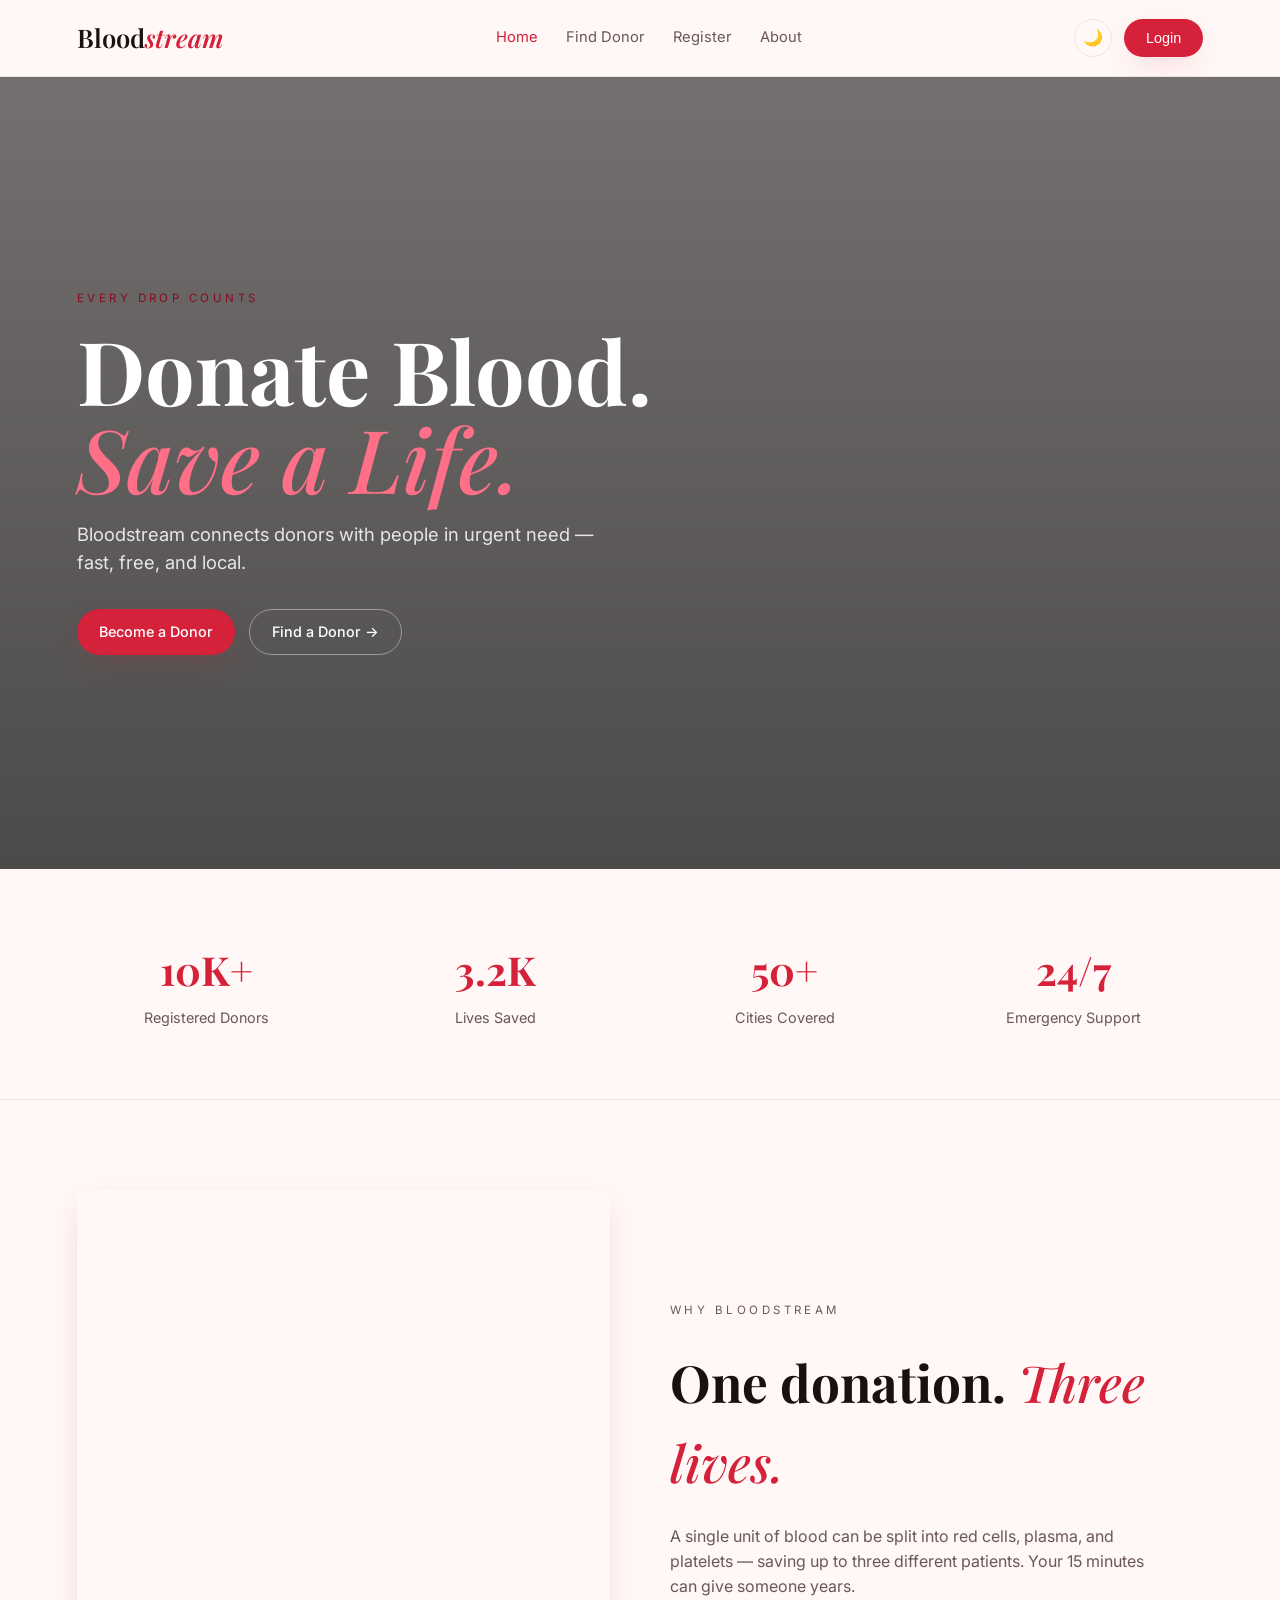
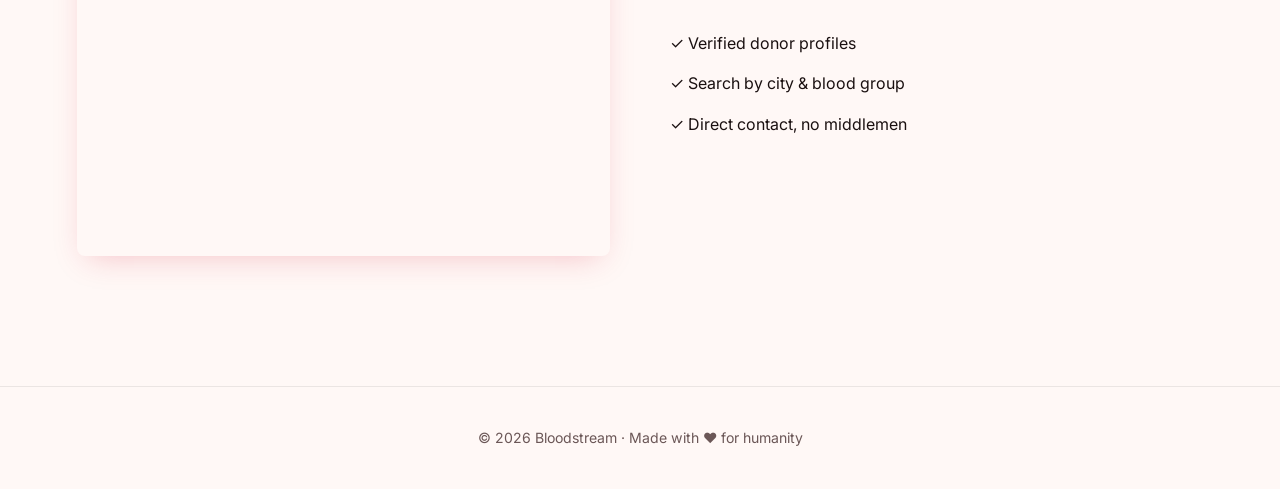
<file: bloodstream/index.html>
<!DOCTYPE html>
<html lang="en">
<head>
<meta charset="UTF-8" />
<meta name="viewport" content="width=device-width, initial-scale=1.0"/>
<title>Bloodstream — Donate Blood, Save Lives</title>
<link rel="stylesheet" href="style.css"/>
<link rel="preconnect" href="https://fonts.googleapis.com">
<link href="https://fonts.googleapis.com/css2?family=Playfair+Display:ital,wght@0,600;1,500&family=Inter:wght@300;400;500;600&display=swap" rel="stylesheet">
</head>
<body>

<!-- NAV -->
<header class="nav">
  <a href="index.html" class="logo">Blood<span>stream</span></a>
  <nav>
    <a href="index.html" class="active">Home</a>
    <a href="find.html">Find Donor</a>
    <a href="register.html">Register</a>
    <a href="about.html">About</a>
  </nav>
  <div class="nav-actions">
    <button id="themeToggle" class="icon-btn" title="Toggle theme">🌙</button>
    <button id="openAuth" class="btn btn-primary">Login</button>
    <span id="userBadge" class="user-badge hidden"></span>
  </div>
</header>

<!-- HERO -->
<section class="hero" style="background-image:linear-gradient(rgba(0,0,0,.55),rgba(0,0,0,.7)),url('https://images.unsplash.com/photo-1615461066841-6116e61058f4?auto=format&fit=crop&w=1600&q=80');">
  <div class="hero-inner">
    <p class="eyebrow">Every drop counts</p>
    <h1>Donate Blood.<br/><em>Save a Life.</em></h1>
    <p class="lead">Bloodstream connects donors with people in urgent need — fast, free, and local.</p>
    <div class="hero-cta">
      <a href="register.html" class="btn btn-primary">Become a Donor</a>
      <a href="find.html" class="btn btn-ghost">Find a Donor →</a>
    </div>
  </div>
</section>

<!-- STATS -->
<section class="stats">
  <div><h2>10K+</h2><p>Registered Donors</p></div>
  <div><h2>3.2K</h2><p>Lives Saved</p></div>
  <div><h2>50+</h2><p>Cities Covered</p></div>
  <div><h2>24/7</h2><p>Emergency Support</p></div>
</section>

<!-- WHY -->
<section class="why">
  <div class="why-grid">
    <div class="why-img" style="background-image:url('https://images.unsplash.com/photo-1579154204601-01588f351e67?auto=format&fit=crop&w=900&q=80');"></div>
    <div class="why-text">
      <p class="eyebrow">Why Bloodstream</p>
      <h2>One donation. <em>Three lives.</em></h2>
      <p>A single unit of blood can be split into red cells, plasma, and platelets — saving up to three different patients. Your 15 minutes can give someone years.</p>
      <ul>
        <li>✓ Verified donor profiles</li>
        <li>✓ Search by city &amp; blood group</li>
        <li>✓ Direct contact, no middlemen</li>
      </ul>
    </div>
  </div>
</section>

<!-- AUTH OVERLAY -->
<div id="authOverlay" class="overlay hidden">
  <div class="auth-card">
    <button class="close" onclick="closeAuth()">×</button>
    <div class="tabs">
      <button class="tab active" data-tab="login">Login</button>
      <button class="tab" data-tab="signup">Sign Up</button>
    </div>

    <form id="loginForm" class="auth-form">
      <h3>Welcome back</h3>
      <input type="text" name="username" placeholder="Username" required/>
      <input type="password" name="password" placeholder="Password" required/>
      <button class="btn btn-primary" type="submit">Login</button>
      <p class="auth-msg" id="loginMsg"></p>
    </form>

    <form id="signupForm" class="auth-form hidden">
      <h3>Create your account</h3>
      <input type="text" name="username" placeholder="Username" required/>
      <input type="email" name="email" placeholder="Email" required/>
      <input type="password" name="password" placeholder="Password (min 6)" minlength="6" required/>
      <button class="btn btn-primary" type="submit">Sign Up</button>
      <p class="auth-msg" id="signupMsg"></p>
    </form>

    <button class="guest-btn" onclick="continueAsGuest()">Continue as Guest →</button>
  </div>
</div>

<footer class="foot">
  <p>© 2026 Bloodstream · Made with ♥ for humanity</p>
</footer>

<script src="script.js"></script>
</body>
</html>
</file>
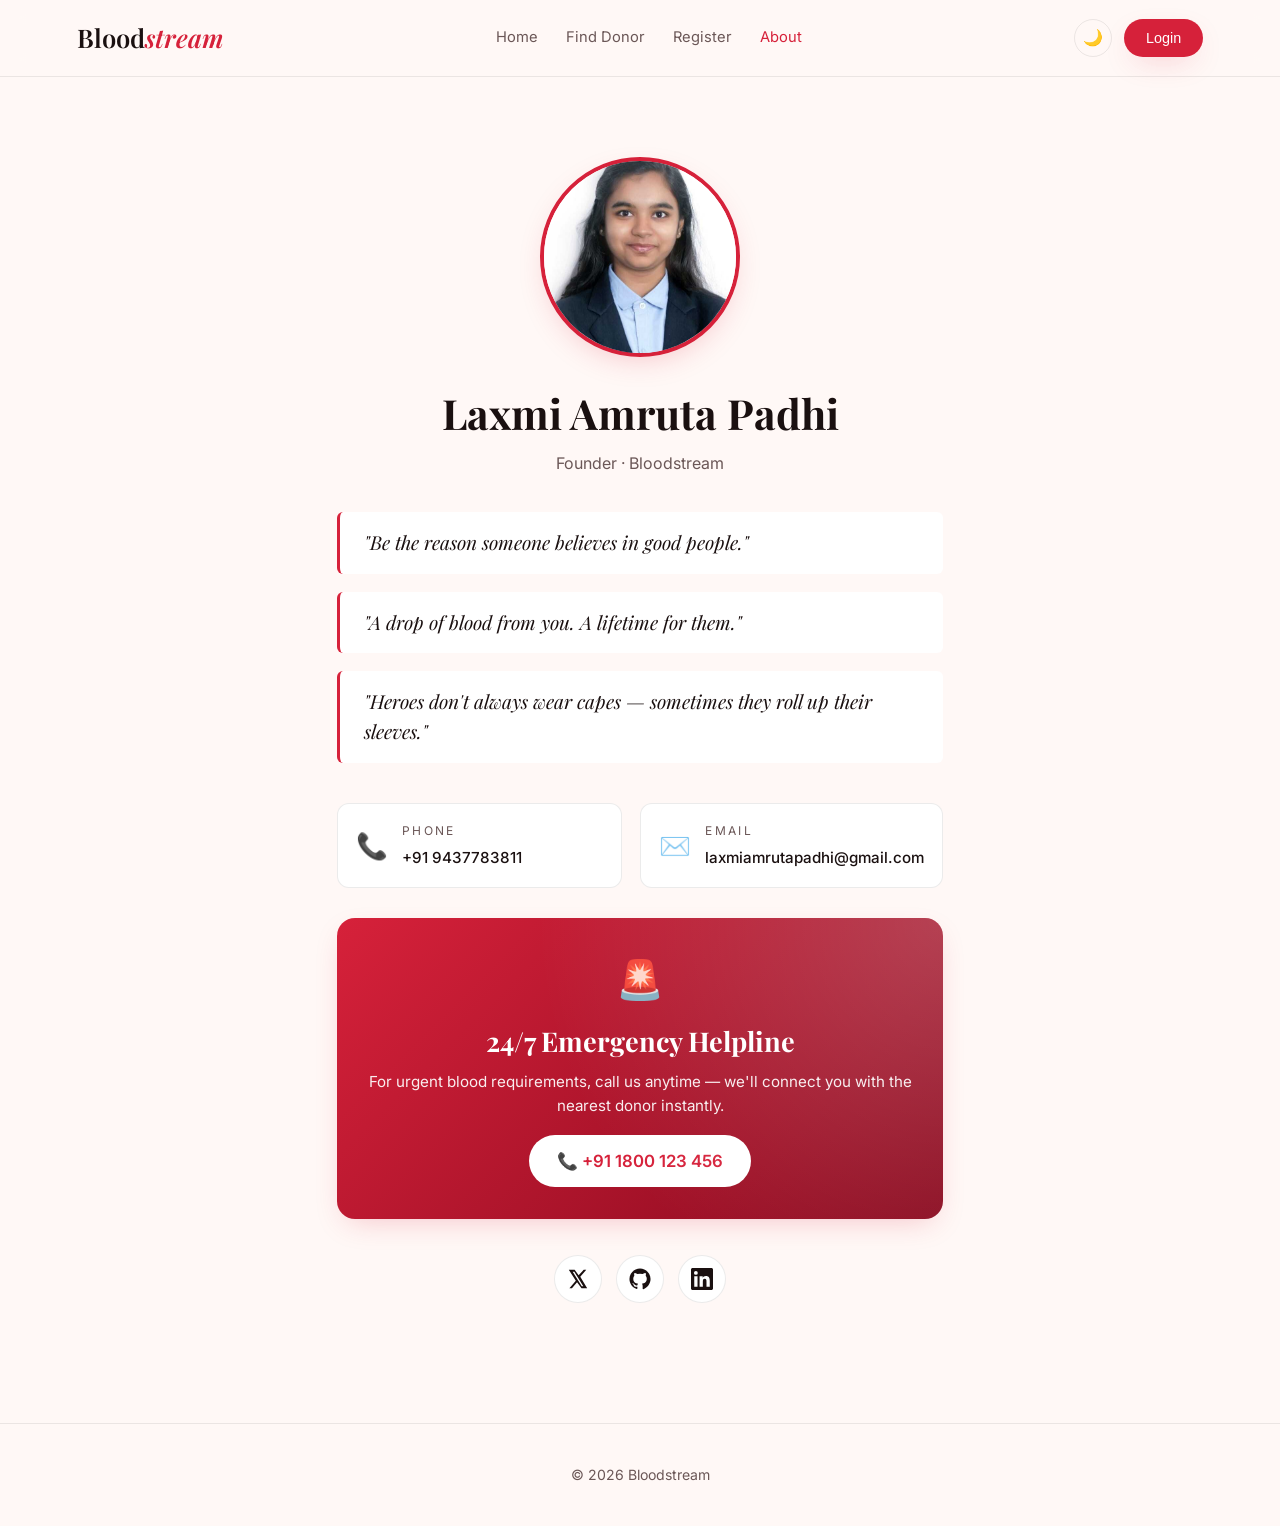
<file: bloodstream/about.html>
<!DOCTYPE html>
<html lang="en">
<head>
<meta charset="UTF-8"/>
<meta name="viewport" content="width=device-width, initial-scale=1.0"/>
<title>About — Bloodstream</title>
<link rel="stylesheet" href="style.css"/>
<link href="https://fonts.googleapis.com/css2?family=Playfair+Display:ital,wght@0,600;1,500&family=Inter:wght@300;400;500;600&display=swap" rel="stylesheet">
</head>
<body>

<header class="nav">
  <a href="index.html" class="logo">Blood<span>stream</span></a>
  <nav>
    <a href="index.html">Home</a>
    <a href="find.html">Find Donor</a>
    <a href="register.html">Register</a>
    <a href="about.html" class="active">About</a>
  </nav>
  <div class="nav-actions">
    <button id="themeToggle" class="icon-btn">🌙</button>
    <button id="openAuth" class="btn btn-primary">Login</button>
    <span id="userBadge" class="user-badge hidden"></span>
  </div>
</header>

<section class="about-wrap">
  <img class="about-photo" src="photo.jpeg" alt="Founder photo"/>
  <h1>Laxmi Amruta Padhi</h1>
  <p class="about-role">Founder · Bloodstream</p>

  <div class="quotes">
    <blockquote>"Be the reason someone believes in good people."</blockquote>
    <blockquote>"A drop of blood from you. A lifetime for them."</blockquote>
    <blockquote>"Heroes don't always wear capes — sometimes they roll up their sleeves."</blockquote>
  </div>

  <!-- CONTACT INFO -->
  <div class="contact-info">
    <div class="contact-item">
      <span class="contact-icon">📞</span>
      <div>
        <p class="contact-label">Phone</p>
        <a href="tel:+919876543210">+91 9437783811</a>
      </div>
    </div>
    <div class="contact-item">
      <span class="contact-icon">✉️</span>
      <div>
        <p class="contact-label">Email</p>
        <a href="mailto:animesh@bloodstream.com">laxmiamrutapadhi@gmail.com</a>
      </div>
    </div>
  </div>

  <!-- EMERGENCY CONTACT -->
  <div class="emergency-card">
    <div class="emergency-pulse">🚨</div>
    <h3>24/7 Emergency Helpline</h3>
    <p>For urgent blood requirements, call us anytime — we'll connect you with the nearest donor instantly.</p>
    <a href="tel:+911800123456" class="emergency-btn">📞 +91 1800 123 456</a>
  </div>

  <!-- SOCIAL LINKS -->
  <div class="socials">
    <a class="social-btn twitter" href="https://x.com/laxmi_amruta" target="_blank" rel="noopener" title="Twitter">
      <svg viewBox="0 0 24 24" width="22" height="22" fill="currentColor"><path d="M18.244 2H21l-6.52 7.45L22 22h-6.18l-4.84-6.32L5.4 22H2.64l6.98-7.98L2 2h6.34l4.37 5.78L18.24 2zm-2.17 18h1.7L7.99 4H6.2l9.87 16z"/></svg>
    </a>
    <a class="social-btn github" href="https://github.com/laxmiamrutapadhi" target="_blank" rel="noopener" title="GitHub">
      <svg viewBox="0 0 24 24" width="22" height="22" fill="currentColor"><path d="M12 .5C5.73.5.5 5.73.5 12c0 5.08 3.29 9.39 7.86 10.91.58.11.79-.25.79-.56v-2c-3.2.7-3.88-1.37-3.88-1.37-.52-1.32-1.27-1.67-1.27-1.67-1.04-.71.08-.7.08-.7 1.15.08 1.76 1.18 1.76 1.18 1.02 1.75 2.68 1.24 3.34.95.1-.74.4-1.24.72-1.53-2.55-.29-5.24-1.28-5.24-5.7 0-1.26.45-2.29 1.18-3.1-.12-.29-.51-1.46.11-3.05 0 0 .97-.31 3.18 1.18a11 11 0 0 1 5.78 0c2.21-1.49 3.18-1.18 3.18-1.18.62 1.59.23 2.76.11 3.05.74.81 1.18 1.84 1.18 3.1 0 4.43-2.7 5.41-5.27 5.69.41.36.78 1.06.78 2.14v3.18c0 .31.21.68.8.56C20.21 21.39 23.5 17.07 23.5 12 23.5 5.73 18.27.5 12 .5z"/></svg>
    </a>
    <a class="social-btn linkedin" href="https://www.linkedin.com/in/laxmi-amruta-padhi/" target="_blank" rel="noopener" title="LinkedIn">
      <svg viewBox="0 0 24 24" width="22" height="22" fill="currentColor"><path d="M20.45 20.45h-3.56v-5.57c0-1.33-.02-3.04-1.85-3.04-1.85 0-2.13 1.45-2.13 2.94v5.67H9.35V9h3.42v1.56h.05c.48-.9 1.64-1.85 3.38-1.85 3.61 0 4.28 2.38 4.28 5.47v6.27zM5.34 7.43a2.07 2.07 0 1 1 0-4.14 2.07 2.07 0 0 1 0 4.14zM7.12 20.45H3.56V9h3.56v11.45zM22.22 0H1.77C.79 0 0 .77 0 1.72v20.56C0 23.23.79 24 1.77 24h20.45c.98 0 1.78-.77 1.78-1.72V1.72C24 .77 23.2 0 22.22 0z"/></svg>
    </a>
  </div>
</section>

<footer class="foot"><p>© 2026 Bloodstream</p></footer>
<script src="script.js"></script>
</body>
</html>
</file>
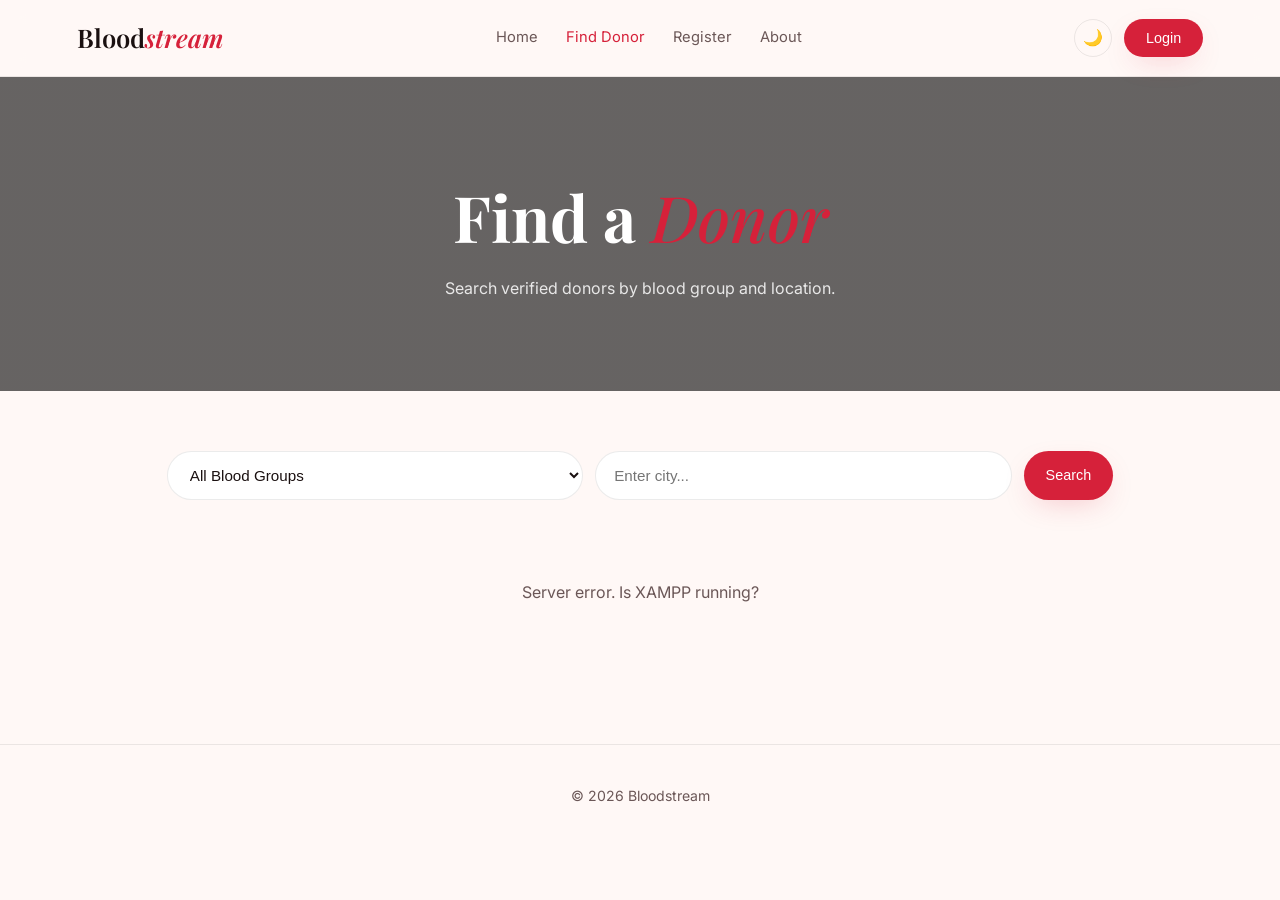
<file: bloodstream/find.html>
<!DOCTYPE html>
<html lang="en">
<head>
<meta charset="UTF-8"/>
<meta name="viewport" content="width=device-width, initial-scale=1.0"/>
<title>Find a Donor — Bloodstream</title>
<link rel="stylesheet" href="style.css"/>
<link href="https://fonts.googleapis.com/css2?family=Playfair+Display:ital,wght@0,600;1,500&family=Inter:wght@300;400;500;600&display=swap" rel="stylesheet">
</head>
<body>

<header class="nav">
  <a href="index.html" class="logo">Blood<span>stream</span></a>
  <nav>
    <a href="index.html">Home</a>
    <a href="find.html" class="active">Find Donor</a>
    <a href="register.html">Register</a>
    <a href="about.html">About</a>
  </nav>
  <div class="nav-actions">
    <button id="themeToggle" class="icon-btn">🌙</button>
    <button id="openAuth" class="btn btn-primary">Login</button>
    <span id="userBadge" class="user-badge hidden"></span>
  </div>
</header>

<section class="page-hero" style="background-image:linear-gradient(rgba(0,0,0,.6),rgba(0,0,0,.6)),url('https://images.unsplash.com/photo-1612277795421-9bc7706a4a34?auto=format&fit=crop&w=1600&q=80');">
  <h1>Find a <em>Donor</em></h1>
  <p>Search verified donors by blood group and location.</p>
</section>

<section class="container">
  <form id="searchForm" class="search-bar">
    <select name="bloodGroup">
      <option value="">All Blood Groups</option>
      <option>A+</option><option>A-</option>
      <option>B+</option><option>B-</option>
      <option>O+</option><option>O-</option>
      <option>AB+</option><option>AB-</option>
    </select>
    <input type="text" name="city" placeholder="Enter city..."/>
    <button class="btn btn-primary" type="submit">Search</button>
  </form>

  <div id="donorList" class="donor-grid"></div>
</section>

<footer class="foot"><p>© 2026 Bloodstream</p></footer>
<script src="script.js"></script>
<script>loadDonors();</script>
</body>
</html>
</file>
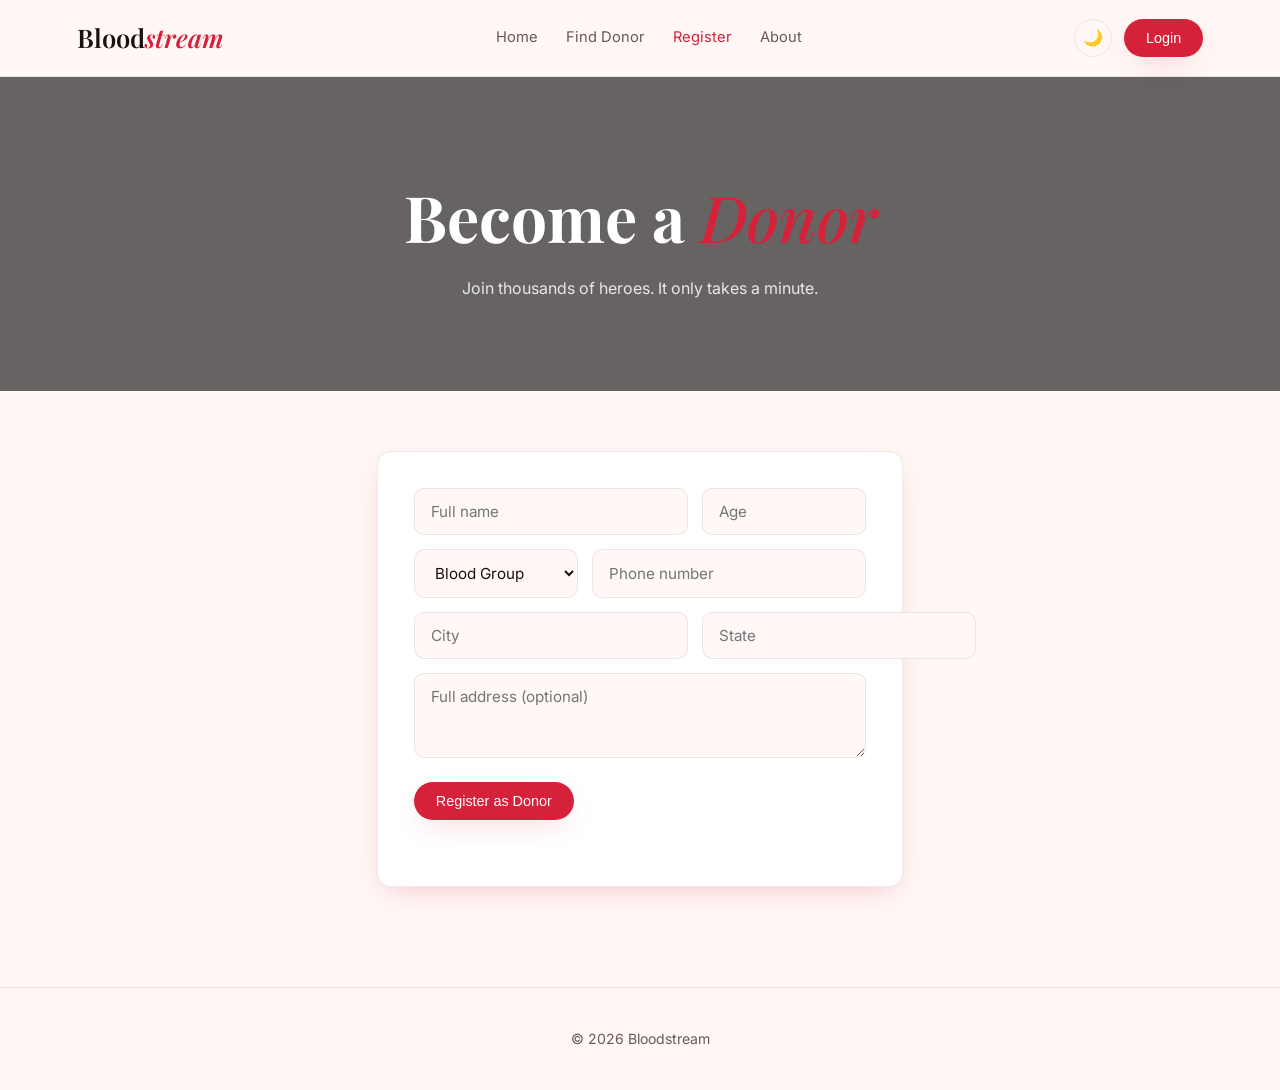
<file: bloodstream/register.html>
<!DOCTYPE html>
<html lang="en">
<head>
<meta charset="UTF-8"/>
<meta name="viewport" content="width=device-width, initial-scale=1.0"/>
<title>Become a Donor — Bloodstream</title>
<link rel="stylesheet" href="style.css"/>
<link href="https://fonts.googleapis.com/css2?family=Playfair+Display:ital,wght@0,600;1,500&family=Inter:wght@300;400;500;600&display=swap" rel="stylesheet">
</head>
<body>

<header class="nav">
  <a href="index.html" class="logo">Blood<span>stream</span></a>
  <nav>
    <a href="index.html">Home</a>
    <a href="find.html">Find Donor</a>
    <a href="register.html" class="active">Register</a>
    <a href="about.html">About</a>
  </nav>
  <div class="nav-actions">
    <button id="themeToggle" class="icon-btn">🌙</button>
    <button id="openAuth" class="btn btn-primary">Login</button>
    <span id="userBadge" class="user-badge hidden"></span>
  </div>
</header>

<section class="page-hero" style="background-image:linear-gradient(rgba(0,0,0,.6),rgba(0,0,0,.6)),url('https://images.unsplash.com/photo-1542884748-2b87b36c6b90?auto=format&fit=crop&w=1600&q=80');">
  <h1>Become a <em>Donor</em></h1>
  <p>Join thousands of heroes. It only takes a minute.</p>
</section>

<section class="container narrow">
  <form id="donorForm" class="donor-form">
    <div class="row">
      <input name="fullName" placeholder="Full name" required/>
      <input name="age" type="number" min="18" max="65" placeholder="Age" required/>
    </div>
    <div class="row">
      <select name="bloodGroup" required>
        <option value="">Blood Group</option>
        <option>A+</option><option>A-</option>
        <option>B+</option><option>B-</option>
        <option>O+</option><option>O-</option>
        <option>AB+</option><option>AB-</option>
      </select>
      <input name="phone" placeholder="Phone number" required/>
    </div>
    <div class="row">
      <input name="city" placeholder="City" required/>
      <input name="state" placeholder="State" required/>
    </div>
    <textarea name="address" rows="3" placeholder="Full address (optional)"></textarea>
    <button class="btn btn-primary" type="submit">Register as Donor</button>
    <p id="donorMsg" class="auth-msg"></p>
  </form>
</section>

<footer class="foot"><p>© 2026 Bloodstream</p></footer>
<script src="script.js"></script>
</body>
</html>
</file>
<file: bloodstream/style.css>
/* ===== THEME TOKENS ===== */
:root{
  --bg:#fff8f6;
  --surface:#ffffff;
  --text:#1a1010;
  --muted:#6b5757;
  --accent:#d6213a;
  --accent-2:#8a0a1f;
  --border:rgba(0,0,0,.08);
  --shadow:0 10px 30px -10px rgba(214,33,58,.25);
}
[data-theme="dark"]{
  --bg:#0e0709;
  --surface:#1a1014;
  --text:#f5e6e8;
  --muted:#a08e91;
  --accent:#ff3b5c;
  --accent-2:#ff7088;
  --border:rgba(255,255,255,.08);
  --shadow:0 10px 30px -10px rgba(255,59,92,.4);
}

*{box-sizing:border-box;margin:0;padding:0}
html,body{background:var(--bg);color:var(--text);font-family:'Inter',sans-serif;line-height:1.55;transition:background .4s,color .4s}
a{color:inherit;text-decoration:none}
img{max-width:100%;display:block}
em{font-family:'Playfair Display',serif;font-style:italic;color:var(--accent);font-weight:500}

/* ===== NAV ===== */
.nav{position:sticky;top:0;z-index:50;display:flex;align-items:center;justify-content:space-between;padding:18px 6vw;background:color-mix(in oklab,var(--bg) 85%,transparent);backdrop-filter:blur(12px);border-bottom:1px solid var(--border)}
.logo{font-family:'Playfair Display',serif;font-size:1.6rem;font-weight:600}
.logo span{color:var(--accent);font-style:italic}
.nav nav{display:flex;gap:28px}
.nav nav a{font-size:.92rem;color:var(--muted);transition:.2s}
.nav nav a:hover,.nav nav a.active{color:var(--accent)}
.nav-actions{display:flex;align-items:center;gap:12px}
.icon-btn{background:transparent;border:1px solid var(--border);width:38px;height:38px;border-radius:50%;cursor:pointer;font-size:1rem;color:var(--text)}
.icon-btn:hover{border-color:var(--accent)}
.user-badge{font-size:.85rem;color:var(--accent);font-weight:500}

/* ===== BUTTONS ===== */
.btn{padding:11px 22px;border-radius:999px;font-size:.9rem;font-weight:500;border:none;cursor:pointer;transition:.3s;display:inline-flex;align-items:center;gap:8px}
.btn-primary{background:var(--accent);color:#fff;box-shadow:var(--shadow)}
.btn-primary:hover{background:var(--accent-2);transform:translateY(-2px)}
.btn-ghost{background:transparent;color:var(--text);border:1px solid var(--border)}
.btn-ghost:hover{border-color:var(--accent);color:var(--accent)}

/* ===== HERO ===== */
.hero{min-height:88vh;background-size:cover;background-position:center;display:flex;align-items:center;color:#fff;padding:0 6vw}
.hero-inner{max-width:680px}
.eyebrow{text-transform:uppercase;letter-spacing:.3em;font-size:.72rem;color:var(--accent-2);margin-bottom:18px}
.hero h1{font-family:'Playfair Display',serif;font-size:clamp(2.8rem,7vw,5.5rem);line-height:1;margin-bottom:18px;color:#fff}
.hero h1 em{color:#ff7088}
.lead{font-size:1.15rem;opacity:.85;margin-bottom:32px;max-width:520px}
.hero-cta{display:flex;gap:14px;flex-wrap:wrap}
.hero .btn-ghost{color:#fff;border-color:rgba(255,255,255,.4)}

/* ===== PAGE HERO ===== */
.page-hero{background-size:cover;background-position:center;color:#fff;text-align:center;padding:90px 6vw}
.page-hero h1{font-family:'Playfair Display',serif;font-size:clamp(2.2rem,5vw,4rem);margin-bottom:10px}
.page-hero p{opacity:.85}

/* ===== STATS ===== */
.stats{display:grid;grid-template-columns:repeat(auto-fit,minmax(180px,1fr));gap:30px;padding:70px 6vw;text-align:center;border-bottom:1px solid var(--border)}
.stats h2{font-family:'Playfair Display',serif;font-size:2.5rem;color:var(--accent)}
.stats p{color:var(--muted);font-size:.9rem;margin-top:6px}

/* ===== WHY ===== */
.why{padding:90px 6vw}
.why-grid{display:grid;grid-template-columns:1fr 1fr;gap:60px;align-items:center;max-width:1200px;margin:auto}
.why-img{aspect-ratio:4/5;border-radius:8px;background-size:cover;background-position:center;box-shadow:var(--shadow)}
.why-text h2{font-family:'Playfair Display',serif;font-size:clamp(2rem,4vw,3.2rem);margin:14px 0 22px}
.why-text p{color:var(--muted);margin-bottom:24px;max-width:480px}
.why-text ul{list-style:none}
.why-text li{padding:8px 0;color:var(--text)}
@media(max-width:800px){.why-grid{grid-template-columns:1fr}}

/* ===== CONTAINER ===== */
.container{max-width:1100px;margin:auto;padding:60px 6vw}
.container.narrow{max-width:680px}

/* ===== SEARCH BAR ===== */
.search-bar{display:flex;gap:12px;flex-wrap:wrap;margin-bottom:40px}
.search-bar select,.search-bar input{flex:1;min-width:160px;padding:14px 18px;border-radius:999px;border:1px solid var(--border);background:var(--surface);color:var(--text);font-size:.95rem}
.search-bar select:focus,.search-bar input:focus{outline:none;border-color:var(--accent)}

/* ===== DONOR GRID ===== */
.donor-grid{display:grid;grid-template-columns:repeat(auto-fill,minmax(260px,1fr));gap:20px}
.donor-card{background:var(--surface);border:1px solid var(--border);border-radius:14px;padding:22px;transition:.3s}
.donor-card:hover{transform:translateY(-4px);box-shadow:var(--shadow);border-color:var(--accent)}
.donor-card .bg{display:inline-block;background:var(--accent);color:#fff;padding:4px 12px;border-radius:999px;font-weight:600;font-size:.85rem;margin-bottom:12px}
.donor-card h3{font-family:'Playfair Display',serif;font-size:1.4rem;margin-bottom:6px}
.donor-card p{color:var(--muted);font-size:.9rem;margin-bottom:4px}
.donor-card a.call{display:inline-block;margin-top:10px;color:var(--accent);font-weight:500}
.empty{text-align:center;color:var(--muted);padding:40px;grid-column:1/-1}

/* ===== DONOR FORM ===== */
.donor-form{background:var(--surface);padding:36px;border-radius:14px;border:1px solid var(--border);box-shadow:var(--shadow)}
.donor-form .row{display:flex;gap:14px;margin-bottom:14px}
.donor-form input,.donor-form select,.donor-form textarea{flex:1;padding:13px 16px;border-radius:10px;border:1px solid var(--border);background:var(--bg);color:var(--text);font-family:inherit;font-size:.95rem}
.donor-form textarea{width:100%;margin-bottom:18px;resize:vertical}
.donor-form input:focus,.donor-form select:focus,.donor-form textarea:focus{outline:none;border-color:var(--accent)}
@media(max-width:600px){.donor-form .row{flex-direction:column}}

/* ===== AUTH OVERLAY ===== */
.overlay{position:fixed;inset:0;background:rgba(0,0,0,.65);backdrop-filter:blur(6px);display:flex;align-items:center;justify-content:center;z-index:100;padding:20px}
.overlay.hidden{display:none}
.auth-card{background:var(--surface);border-radius:18px;padding:36px;width:100%;max-width:420px;position:relative;box-shadow:var(--shadow)}
.auth-card .close{position:absolute;top:14px;right:18px;background:none;border:none;font-size:1.6rem;cursor:pointer;color:var(--muted)}
.tabs{display:flex;gap:8px;margin-bottom:24px;border-bottom:1px solid var(--border)}
.tab{flex:1;padding:12px;background:none;border:none;font-weight:500;color:var(--muted);cursor:pointer;border-bottom:2px solid transparent}
.tab.active{color:var(--accent);border-color:var(--accent)}
.auth-form h3{font-family:'Playfair Display',serif;font-size:1.5rem;margin-bottom:18px}
.auth-form input{width:100%;padding:13px 16px;margin-bottom:12px;border-radius:10px;border:1px solid var(--border);background:var(--bg);color:var(--text);font-size:.95rem}
.auth-form input:focus{outline:none;border-color:var(--accent)}
.auth-form button{width:100%;margin-top:6px}
.auth-form.hidden{display:none}
.auth-msg{margin-top:12px;font-size:.88rem;text-align:center;min-height:18px}
.auth-msg.success{color:#16a34a}
.auth-msg.error{color:var(--accent)}
.guest-btn{width:100%;margin-top:18px;padding:12px;background:none;border:1px dashed var(--border);border-radius:10px;color:var(--muted);cursor:pointer;font-family:inherit}
.guest-btn:hover{color:var(--accent);border-color:var(--accent)}

/* ===== ABOUT ===== */
.about-wrap{max-width:760px;margin:auto;padding:80px 6vw;text-align:center}
.about-photo{width:200px;height:200px;border-radius:50%;object-fit:cover;margin:0 auto 24px;border:4px solid var(--accent);box-shadow:var(--shadow)}
.about-wrap h1{font-family:'Playfair Display',serif;font-size:2.6rem;margin-bottom:6px}
.about-role{color:var(--muted);margin-bottom:36px}
.quotes{display:flex;flex-direction:column;gap:18px;margin-bottom:40px}
.quotes blockquote{font-family:'Playfair Display',serif;font-style:italic;font-size:1.2rem;color:var(--text);padding:16px 24px;border-left:3px solid var(--accent);background:var(--surface);border-radius:6px;text-align:left}

/* CONTACT INFO */
.contact-info{display:grid;grid-template-columns:1fr 1fr;gap:18px;margin-bottom:30px}
.contact-item{display:flex;align-items:center;gap:14px;background:var(--surface);border:1px solid var(--border);border-radius:12px;padding:18px;text-align:left;transition:.3s}
.contact-item:hover{border-color:var(--accent);transform:translateY(-2px)}
.contact-icon{font-size:1.6rem}
.contact-label{font-size:.75rem;text-transform:uppercase;letter-spacing:.2em;color:var(--muted);margin-bottom:4px}
.contact-item a{color:var(--text);font-weight:500;font-size:.95rem}
.contact-item a:hover{color:var(--accent)}
@media(max-width:600px){.contact-info{grid-template-columns:1fr}}

/* EMERGENCY CARD */
.emergency-card{background:linear-gradient(135deg,var(--accent),var(--accent-2));color:#fff;padding:32px 28px;border-radius:18px;margin-bottom:36px;box-shadow:var(--shadow);position:relative;overflow:hidden}
.emergency-card::before{content:"";position:absolute;inset:0;background:radial-gradient(circle at top right,rgba(255,255,255,.2),transparent 60%);pointer-events:none}
.emergency-pulse{font-size:2.4rem;margin-bottom:10px;animation:pulse 1.6s ease-in-out infinite}
@keyframes pulse{0%,100%{transform:scale(1)}50%{transform:scale(1.15)}}
.emergency-card h3{font-family:'Playfair Display',serif;font-size:1.7rem;margin-bottom:8px;color:#fff}
.emergency-card p{opacity:.92;margin-bottom:18px;font-size:.95rem}
.emergency-btn{display:inline-block;background:#fff;color:var(--accent);padding:13px 28px;border-radius:999px;font-weight:600;font-size:1.05rem;transition:.3s}
.emergency-btn:hover{transform:scale(1.05);box-shadow:0 6px 20px rgba(0,0,0,.3)}

/* SOCIAL ICONS */
.socials{display:flex;justify-content:center;gap:14px}
.social-btn{display:inline-flex;align-items:center;justify-content:center;width:48px;height:48px;border-radius:50%;background:var(--surface);border:1px solid var(--border);color:var(--text);transition:.3s}
.social-btn:hover{transform:translateY(-3px);color:#fff;border-color:transparent}
.social-btn.twitter:hover{background:#1da1f2}
.social-btn.github:hover{background:#333}
.social-btn.linkedin:hover{background:#0a66c2}
[data-theme="dark"] .social-btn.github:hover{background:#fff;color:#000}

/* ===== FOOTER ===== */
.foot{text-align:center;padding:40px 20px;color:var(--muted);border-top:1px solid var(--border);font-size:.88rem;margin-top:40px}

.hidden{display:none!important}
</file>
